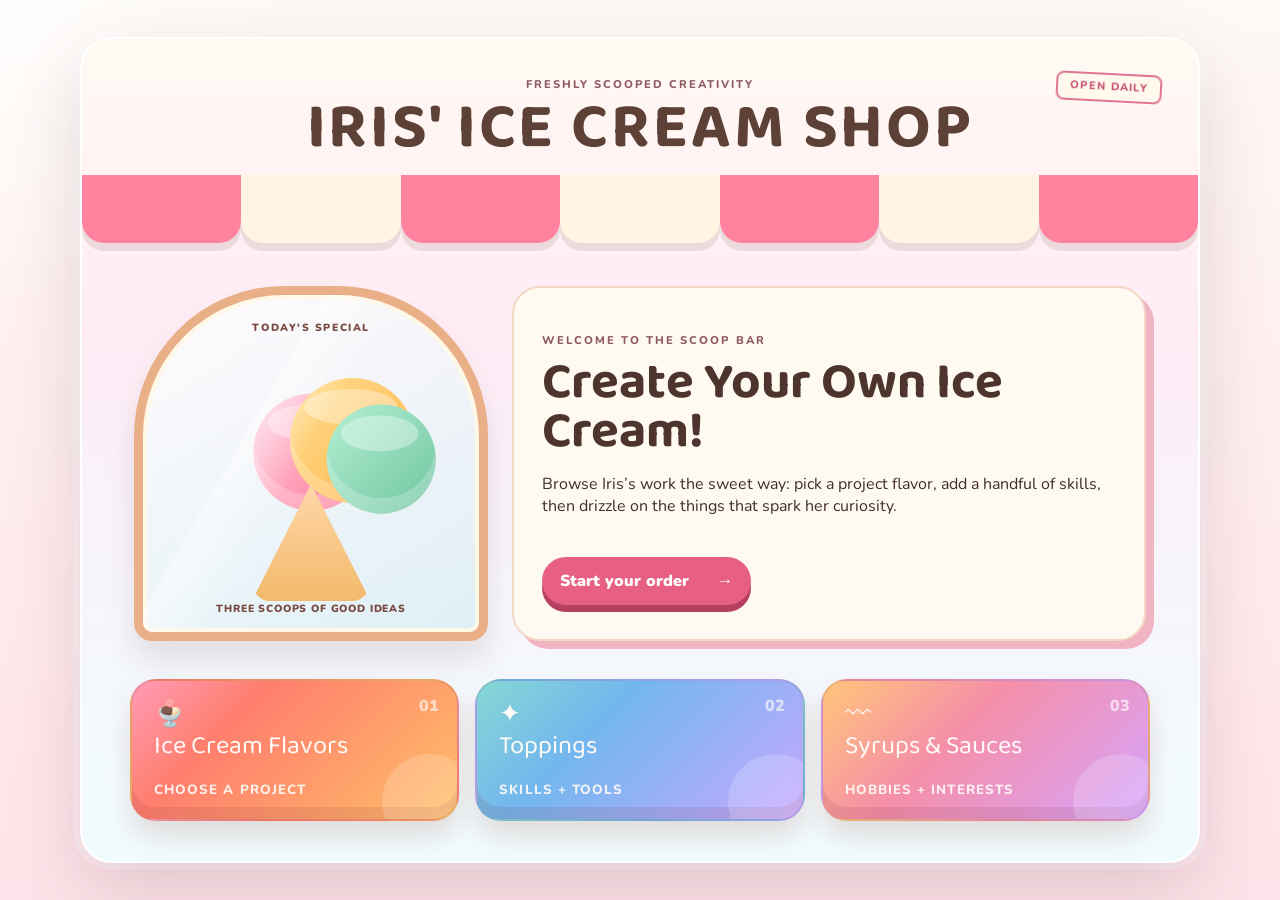
<file: index.html>
<!DOCTYPE html>
<html lang="en">
  <head>
    <meta charset="UTF-8" />
    <meta name="viewport" content="width=device-width, initial-scale=1.0" />
    <title>Iris' Ice Cream Shop</title>
    <link rel="preconnect" href="https://fonts.googleapis.com" />
    <link rel="preconnect" href="https://fonts.gstatic.com" crossorigin />
    <link href="https://fonts.googleapis.com/css2?family=Baloo+2:wght@400;600;700;800&family=Nunito:wght@400;600;700;800&display=swap" rel="stylesheet" />
    <link rel="stylesheet" href="styles.css" />
  </head>
  <body class="home-screen">
    <div class="storefront-shell">
      <header class="store-header">
        <span class="open-sign">OPEN DAILY</span>
        <div class="brand-mark">
          <span class="brand-tag">freshly scooped creativity</span>
          <h1>IRIS' ICE CREAM SHOP</h1>
        </div>
      </header>

      <div class="awning" aria-hidden="true">
        <span></span><span></span><span></span><span></span><span></span><span></span><span></span>
      </div>

      <main class="hero-panel">
        <div class="shop-window">
          <span class="window-label">today's special</span>
          <div class="scoop-illustration" aria-hidden="true">
            <div class="scoop scoop-one"></div><div class="scoop scoop-two"></div><div class="scoop scoop-three"></div>
            <div class="cone"></div>
          </div>
          <span class="window-copy">three scoops of good ideas</span>
        </div>

        <div class="title-panel">
          <p class="eyebrow">welcome to the scoop bar</p>
          <h2>Create Your Own Ice Cream!</h2>
          <p>Browse Iris’s work the sweet way: pick a project flavor, add a handful of skills, then drizzle on the things that spark her curiosity.</p>
          <a class="start-order" href="flavors.html">Start your order <span>→</span></a>
        </div>
      </main>

      <nav class="menu-bar" aria-label="Portfolio sections">
        <a class="menu-button" href="flavors.html">
          <span class="menu-number">01</span><span class="menu-icon">🍨</span><span class="button-label">Ice Cream Flavors</span><small>choose a project</small>
        </a>
        <a class="menu-button" href="toppings.html">
          <span class="menu-number">02</span><span class="menu-icon">✦</span><span class="button-label">Toppings</span><small>skills + tools</small>
        </a>
        <a class="menu-button" href="sauces.html">
          <span class="menu-number">03</span><span class="menu-icon">〰</span><span class="button-label">Syrups & Sauces</span><small>hobbies + interests</small>
        </a>
      </nav>
    </div>
  </body>
</html>
</file>
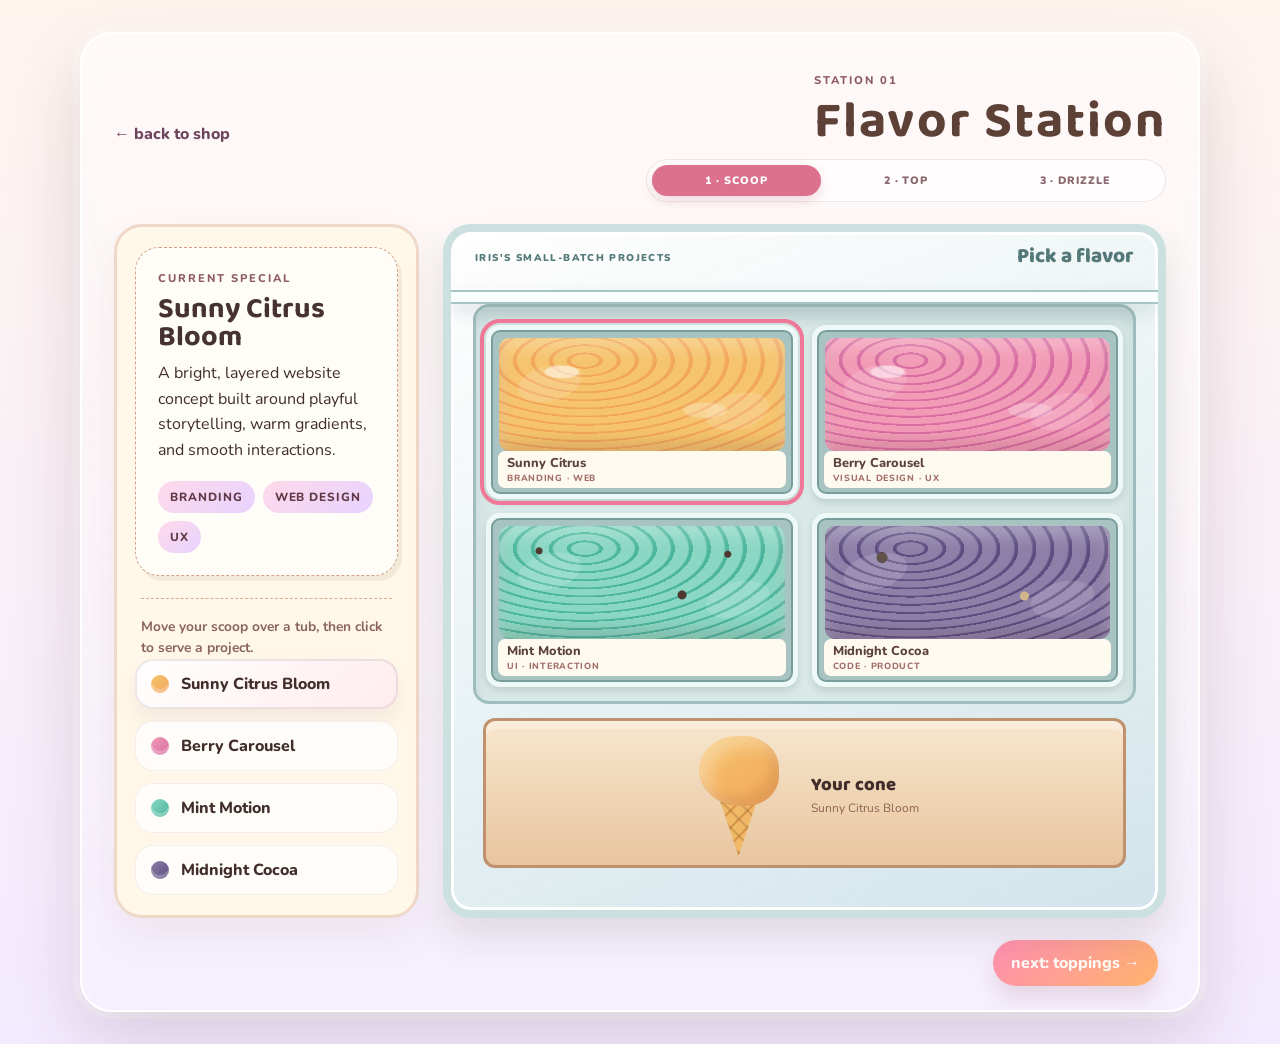
<file: flavors.html>
<!DOCTYPE html>
<html lang="en">
  <head>
    <meta charset="UTF-8" />
    <meta name="viewport" content="width=device-width, initial-scale=1.0" />
    <title>Flavor Station | Iris' Portfolio</title>
    <link rel="preconnect" href="https://fonts.googleapis.com" />
    <link rel="preconnect" href="https://fonts.gstatic.com" crossorigin />
    <link href="https://fonts.googleapis.com/css2?family=Baloo+2:wght@400;600;700;800&family=Nunito:wght@400;600;700;800&display=swap" rel="stylesheet" />
    <link rel="stylesheet" href="styles.css" />
  </head>
  <body class="station-screen flavor-screen">
    <div class="station-shell">
      <header class="station-header">
        <a class="back-link" href="index.html">← back to shop</a>
        <div>
          <p class="eyebrow">station 01</p>
          <h2>Flavor Station</h2>
        </div>
      </header>
      <nav class="order-progress" aria-label="Build your ice cream"><span class="current">1 · scoop</span><span>2 · top</span><span>3 · drizzle</span></nav>

      <main class="station-layout counter-layout">
        <aside class="selector-panel project-sidebar">
          <div class="order-ticket">
            <p class="ticket-label">current special</p>
            <h3 id="selected-project-name">Sunny Citrus Bloom</h3>
            <p id="selected-project-description">A bright, layered website concept built around playful storytelling, warm gradients, and smooth interactions.</p>
            <div class="tag-row"><span>branding</span><span>web design</span><span>ux</span></div>
          </div>
          <p class="counter-hint">Move your scoop over a tub, then click to serve a project.</p>
          <div class="choice-grid legacy-choices" hidden>
            <button class="flavor-button active" data-name="Sunny Citrus Bloom" data-description="A bright, layered website concept built around playful storytelling, warm gradients, and smooth interactions." data-color="#f6c46d" data-accent="#f2a65a">
              <span class="swatch" style="background: linear-gradient(135deg, #f6c46d, #f2a65a);"></span>
              Sunny Citrus Bloom
            </button>
            <button class="flavor-button" data-name="Berry Carousel" data-description="A polished portfolio experience with gallery-style layouts, vivid color decisions, and a strong visual narrative." data-color="#f29bb7" data-accent="#d76da1">
              <span class="swatch" style="background: linear-gradient(135deg, #f29bb7, #d76da1);"></span>
              Berry Carousel
            </button>
            <button class="flavor-button" data-name="Mint Motion" data-description="A crisp UI system focused on usability, clean structure, and delightful micro-interactions that feel effortless." data-color="#8ad7c3" data-accent="#4bb69d">
              <span class="swatch" style="background: linear-gradient(135deg, #8ad7c3, #4bb69d);"></span>
              Mint Motion
            </button>
            <button class="flavor-button" data-name="Midnight Cocoa" data-description="A deeper, more technical build with product thinking, motion design, and thoughtful front-end craftsmanship." data-color="#8c7fa8" data-accent="#5b4d7f">
              <span class="swatch" style="background: linear-gradient(135deg, #8c7fa8, #5b4d7f);"></span>
              Midnight Cocoa
            </button>
          </div>
        </aside>

        <section class="ice-cream-counter" id="flavor-counter" aria-label="Ice cream flavor display">
          <div class="freezer-label"><span>IRIS'S SMALL-BATCH PROJECTS</span><strong>Pick a flavor</strong></div>
          <div class="flavor-case">
            <button class="flavor-button flavor-tub active" data-name="Sunny Citrus Bloom" data-description="A bright, layered website concept built around playful storytelling, warm gradients, and smooth interactions." data-color="#f6c46d" data-accent="#f2a65a" style="--flavor:#f6c46d;--accent:#f2a65a"><span class="ice-cream-surface citrus"></span><span class="tub-card">Sunny Citrus<small>branding · web</small></span></button>
            <button class="flavor-button flavor-tub" data-name="Berry Carousel" data-description="A polished portfolio experience with gallery-style layouts, vivid color decisions, and a strong visual narrative." data-color="#f29bb7" data-accent="#d76da1" style="--flavor:#f29bb7;--accent:#d76da1"><span class="ice-cream-surface berry"></span><span class="tub-card">Berry Carousel<small>visual design · ux</small></span></button>
            <button class="flavor-button flavor-tub" data-name="Mint Motion" data-description="A crisp UI system focused on usability, clean structure, and delightful micro-interactions that feel effortless." data-color="#8ad7c3" data-accent="#4bb69d" style="--flavor:#8ad7c3;--accent:#4bb69d"><span class="ice-cream-surface mint-chip"></span><span class="tub-card">Mint Motion<small>ui · interaction</small></span></button>
            <button class="flavor-button flavor-tub" data-name="Midnight Cocoa" data-description="A deeper, more technical build with product thinking, motion design, and thoughtful front-end craftsmanship." data-color="#8c7fa8" data-accent="#5b4d7f" style="--flavor:#8c7fa8;--accent:#5b4d7f"><span class="ice-cream-surface cocoa"></span><span class="tub-card">Midnight Cocoa<small>code · product</small></span></button>
          </div>
          <div class="serving-rail"><div class="cone-receiver"><div class="served-scoop" id="served-scoop"></div><div class="waffle-cone"></div></div><p><strong>Your cone</strong><span id="served-label">Sunny Citrus Bloom</span></p></div>
          <div class="scoop-cursor" id="scoop-cursor" aria-hidden="true"><span></span></div>
        </section>
      </main>

      <footer class="station-footer">
        <a href="toppings.html">next: toppings →</a>
      </footer>
    </div>

    <script src="script.js"></script>
  </body>
</html>
</file>
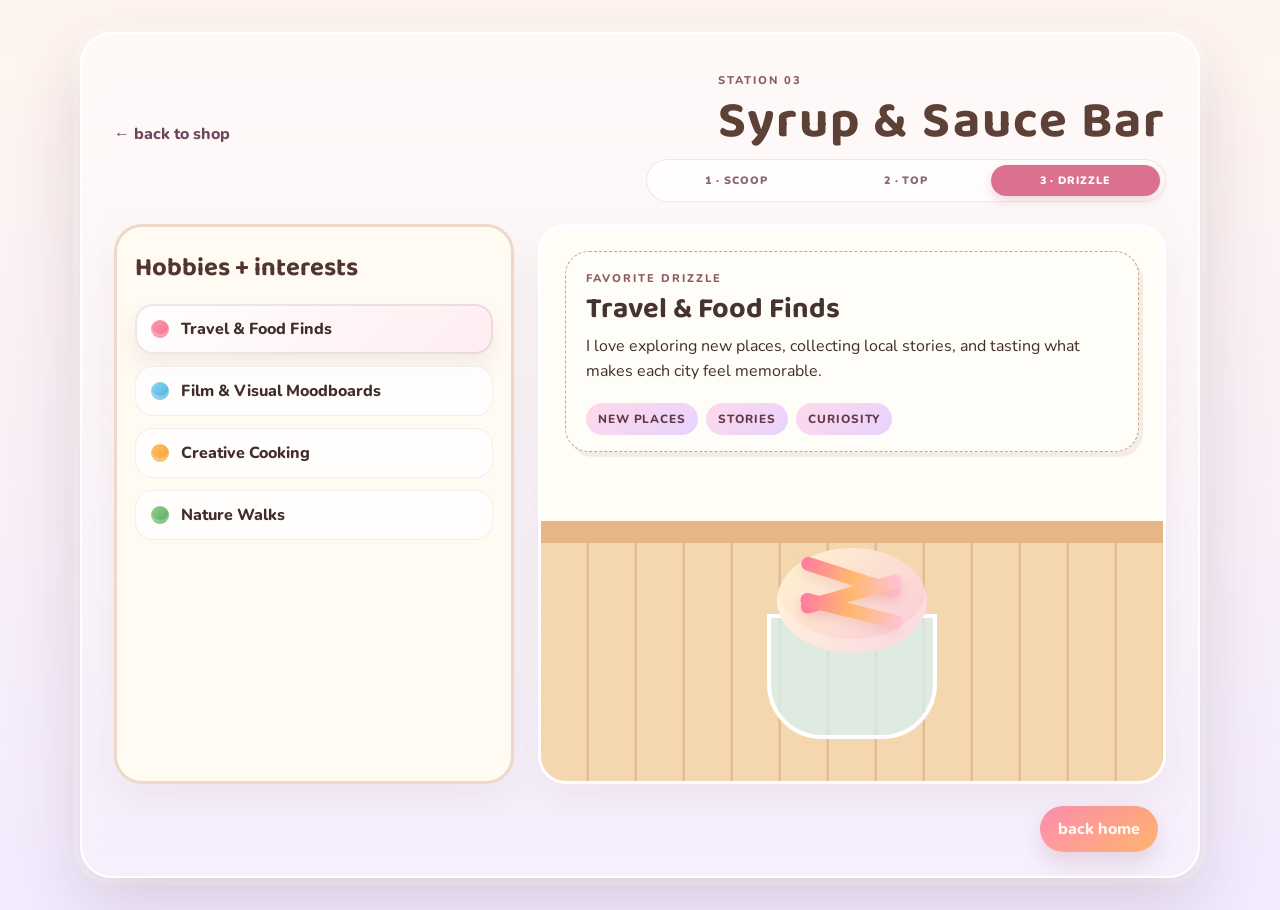
<file: sauces.html>
<!DOCTYPE html>
<html lang="en">
  <head>
    <meta charset="UTF-8" />
    <meta name="viewport" content="width=device-width, initial-scale=1.0" />
    <title>Sauces Station | Iris' Portfolio</title>
    <link rel="preconnect" href="https://fonts.googleapis.com" />
    <link rel="preconnect" href="https://fonts.gstatic.com" crossorigin />
    <link href="https://fonts.googleapis.com/css2?family=Baloo+2:wght@400;600;700;800&family=Nunito:wght@400;600;700;800&display=swap" rel="stylesheet" />
    <link rel="stylesheet" href="styles.css" />
  </head>
  <body class="station-screen sauce-screen">
    <div class="station-shell">
      <header class="station-header">
        <a class="back-link" href="index.html">← back to shop</a>
        <div>
          <p class="eyebrow">station 03</p>
          <h2>Syrup & Sauce Bar</h2>
        </div>
      </header>
      <nav class="order-progress" aria-label="Build your ice cream"><a href="flavors.html">1 · scoop</a><a href="toppings.html">2 · top</a><span class="current">3 · drizzle</span></nav>

      <main class="station-layout">
        <aside class="selector-panel">
          <h3>Hobbies + interests</h3>
          <div class="choice-grid">
            <button class="sauce-button active" data-name="Travel & Food Finds" data-description="I love exploring new places, collecting local stories, and tasting what makes each city feel memorable." data-color="#ff9aad" data-accent="#f26f8a">
              <span class="swatch" style="background: linear-gradient(135deg, #ff9aad, #f26f8a);"></span>
              Travel & Food Finds
            </button>
            <button class="sauce-button" data-name="Film & Visual Moodboards" data-description="I collect inspiration from movies, cinematography, color, and the emotional punch of a strong visual mood." data-color="#8ad7f4" data-accent="#4ab0d8">
              <span class="swatch" style="background: linear-gradient(135deg, #8ad7f4, #4ab0d8);"></span>
              Film & Visual Moodboards
            </button>
            <button class="sauce-button" data-name="Creative Cooking" data-description="I enjoy making recipes, experimenting with flavors, and turning everyday ideas into something comforting." data-color="#ffc36d" data-accent="#f59e2e">
              <span class="swatch" style="background: linear-gradient(135deg, #ffc36d, #f59e2e);"></span>
              Creative Cooking
            </button>
            <button class="sauce-button" data-name="Nature Walks" data-description="I recharge with slow walks, fresh air, and noticing the textures, colors, and rhythm of the world around me." data-color="#96d08d" data-accent="#5aa75d">
              <span class="swatch" style="background: linear-gradient(135deg, #96d08d, #5aa75d);"></span>
              Nature Walks
            </button>
          </div>
        </aside>

        <section class="service-stage">
          <div class="order-ticket">
            <p class="ticket-label">favorite drizzle</p>
            <h3 id="selected-project-name">Travel & Food Finds</h3>
            <p id="selected-project-description">
              I love exploring new places, collecting local stories, and tasting what makes each city feel memorable.
            </p>
            <div class="tag-row">
              <span>new places</span>
              <span>stories</span>
              <span>curiosity</span>
            </div>
          </div>

          <div class="sauce-stage"><div class="sundae-cup" aria-hidden="true"><div class="sundae-cream"></div></div>
            <div class="drizzle-glass" id="scoop-display" aria-label="Selected interest">
              <span class="drizzle-stripe stripe-one"></span>
              <span class="drizzle-stripe stripe-two"></span>
              <span class="drizzle-stripe stripe-three"></span>
            </div>
          </div>
        </section>
      </main>

      <footer class="station-footer">
        <a href="index.html">back home</a>
      </footer>
    </div>

    <script src="script.js"></script>
  </body>
</html>
</file>
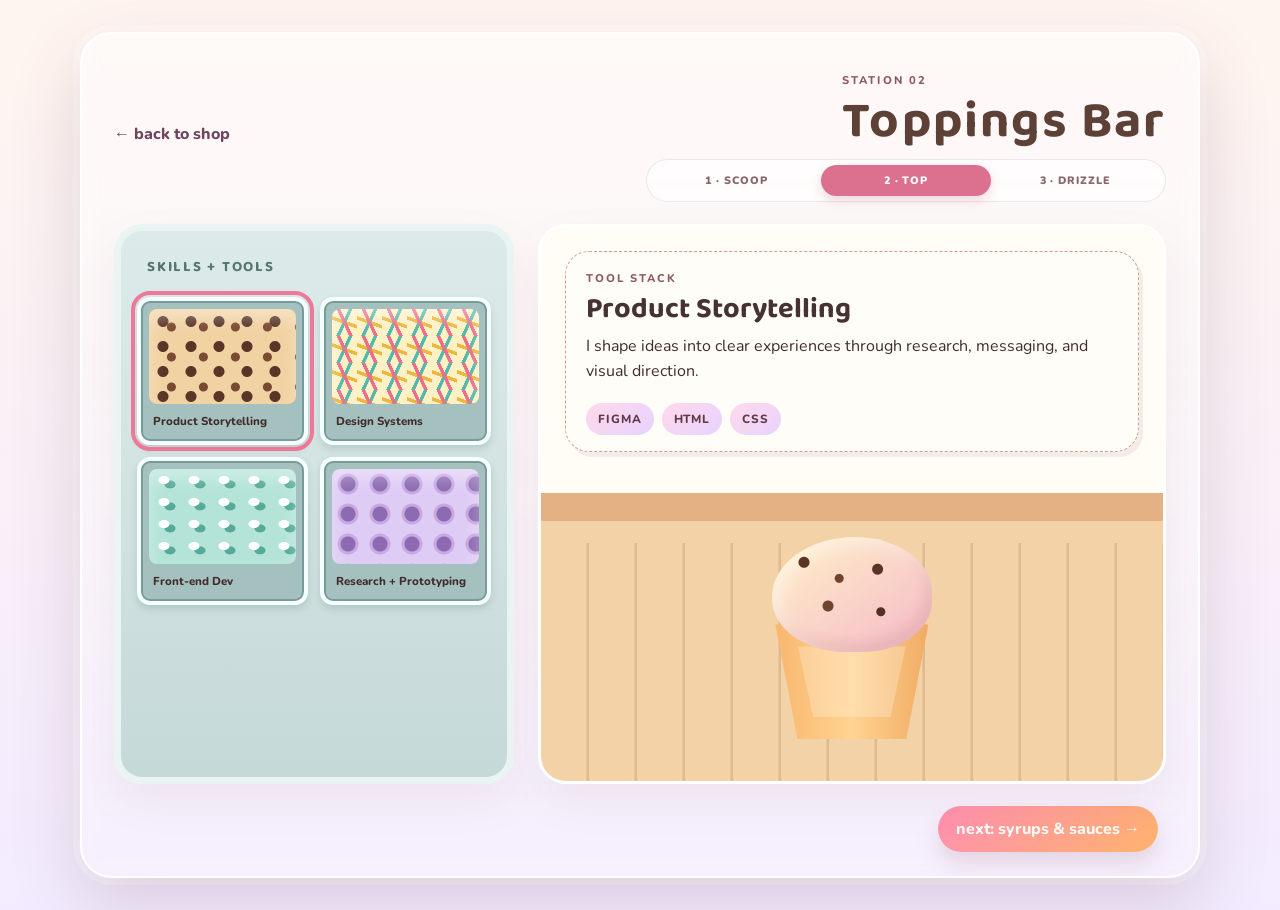
<file: toppings.html>
<!DOCTYPE html>
<html lang="en">
  <head>
    <meta charset="UTF-8" />
    <meta name="viewport" content="width=device-width, initial-scale=1.0" />
    <title>Toppings Station | Iris' Portfolio</title>
    <link rel="preconnect" href="https://fonts.googleapis.com" />
    <link rel="preconnect" href="https://fonts.gstatic.com" crossorigin />
    <link href="https://fonts.googleapis.com/css2?family=Baloo+2:wght@400;600;700;800&family=Nunito:wght@400;600;700;800&display=swap" rel="stylesheet" />
    <link rel="stylesheet" href="styles.css" />
  </head>
  <body class="station-screen topping-screen">
    <div class="station-shell">
      <header class="station-header">
        <a class="back-link" href="index.html">← back to shop</a>
        <div>
          <p class="eyebrow">station 02</p>
          <h2>Toppings Bar</h2>
        </div>
      </header>
      <nav class="order-progress" aria-label="Build your ice cream"><a href="flavors.html">1 · scoop</a><span class="current">2 · top</span><span>3 · drizzle</span></nav>

      <main class="station-layout">
        <aside class="selector-panel">
          <h3>Skills + tools</h3>
          <div class="choice-grid">
            <button class="topping-button active" data-name="Product Storytelling" data-description="I shape ideas into clear experiences through research, messaging, and visual direction." data-color="#ff9f6b" data-accent="#ff7f50">
              <span class="swatch" style="background: linear-gradient(135deg, #ff9f6b, #ff7f50);"></span>
              Product Storytelling
            </button>
            <button class="topping-button" data-name="Design Systems" data-description="I build reusable interfaces with strong hierarchy, clarity, and polished detail across products and pages." data-color="#ffe28a" data-accent="#f7c948">
              <span class="swatch" style="background: linear-gradient(135deg, #ffe28a, #f7c948);"></span>
              Design Systems
            </button>
            <button class="topping-button" data-name="Front-end Development" data-description="I turn layouts into responsive, interactive experiences using thoughtful code and careful structure." data-color="#9ae6d9" data-accent="#4cc7b3">
              <span class="swatch" style="background: linear-gradient(135deg, #9ae6d9, #4cc7b3);"></span>
              Front-end Dev
            </button>
            <button class="topping-button" data-name="Research + Prototyping" data-description="I test ideas quickly, iterate on feedback, and refine concepts until the experience feels natural." data-color="#cbb8ff" data-accent="#8d72d9">
              <span class="swatch" style="background: linear-gradient(135deg, #cbb8ff, #8d72d9);"></span>
              Research + Prototyping
            </button>
          </div>
        </aside>

        <section class="service-stage">
          <div class="order-ticket">
            <p class="ticket-label">tool stack</p>
            <h3 id="selected-project-name">Product Storytelling</h3>
            <p id="selected-project-description">
              I shape ideas into clear experiences through research, messaging, and visual direction.
            </p>
            <div class="tag-row">
              <span>Figma</span>
              <span>HTML</span>
              <span>CSS</span>
            </div>
          </div>

          <div class="topping-stage"><div class="base-cup" aria-hidden="true"><span></span></div>
            <div class="selected-sprinkle" id="scoop-display" aria-label="Selected skill">
              <span class="mini-dots"></span>
            </div>
          </div>
        </section>
      </main>

      <footer class="station-footer">
        <a href="sauces.html">next: syrups & sauces →</a>
      </footer>
    </div>

    <script src="script.js"></script>
  </body>
</html>
</file>
<file: styles.css>
:root {
  --cream: #fffaf0;
  --mint: #dff7ef;
  --pink: #ffd8e8;
  --peach: #ffdfc2;
  --rose: #ff7eb6;
  --coral: #ff8d73;
  --gold: #ffd166;
  --mint-dark: #67c5b0;
  --berry: #b26ab7;
  --coffee: #7b4d3a;
  --choco: #5b392f;
  --brown: #8d6448;
  --panel: rgba(255, 255, 255, 0.75);
  --shadow: rgba(104, 54, 68, 0.18);
  --text: #412d2a;
}

* {
  box-sizing: border-box;
}

html, body {
  margin: 0;
  min-height: 100%;
  font-family: "Nunito", sans-serif;
  background: linear-gradient(180deg, #fff7f2 0%, #ffe8ef 35%, #dff5ff 100%);
  color: var(--text);
}

body {
  min-height: 100vh;
  display: flex;
  align-items: center;
  justify-content: center;
  padding: 32px 18px;
}

img {
  max-width: 100%;
  display: block;
}

button, a {
  font: inherit;
}

.home-screen {
  background:
    radial-gradient(circle at top left, rgba(255, 255, 255, 0.8), transparent 20%),
    linear-gradient(180deg, #fef9f4 0%, #ffe2e9 100%);
}

.storefront-shell,
.station-shell {
  width: min(1120px, 100%);
  min-height: 760px;
  background: rgba(255, 255, 255, 0.42);
  border: 4px solid rgba(255, 255, 255, 0.8);
  border-radius: 32px;
  box-shadow: 0 24px 60px rgba(119, 83, 92, 0.16);
  backdrop-filter: blur(8px);
  overflow: hidden;
}

.storefront-shell {
  position: relative;
  padding: 26px 26px 18px;
  background:
    linear-gradient(180deg, rgba(255,255,255,0.1), rgba(255,255,255,0.5)),
    linear-gradient(180deg, #fffaf1 0%, #ffe6f2 36%, #e3f9ff 100%);
}

.store-header {
  display: flex;
  justify-content: center;
  text-align: center;
  padding: 12px 0 18px;
}

.brand-mark {
  display: flex;
  flex-direction: column;
  align-items: center;
  gap: 8px;
}

.brand-tag,
.eyebrow,
.ticket-label {
  text-transform: uppercase;
  letter-spacing: 0.18em;
  font-size: 0.7rem;
  font-weight: 800;
  color: #8d5a63;
}

.store-header h1,
.station-header h2 {
  margin: 0;
  font-family: "Baloo 2", cursive;
  font-size: clamp(2.4rem, 5vw, 4.8rem);
  line-height: 0.9;
  letter-spacing: 0.04em;
  color: #5d4137;
}

.banister {
  display: grid;
  grid-template-columns: repeat(6, minmax(0, 1fr));
  gap: 12px;
  padding: 14px 24px 8px;
  margin-top: 4px;
}

.banister span {
  height: 32px;
  border-radius: 999px;
  background: linear-gradient(180deg, #fff7eb 0%, #f5d1c0 100%);
  border: 3px solid rgba(122, 79, 70, 0.14);
  box-shadow: inset 0 -8px 0 rgba(255,255,255,0.35);
}

.hero-panel {
  display: grid;
  grid-template-columns: minmax(220px, 35%) minmax(280px, 65%);
  align-items: center;
  gap: 24px;
  padding: 26px 26px 12px;
  min-height: 420px;
}

.scoop-illustration {
  position: relative;
  height: 320px;
  display: flex;
  align-items: end;
  justify-content: center;
}

.scoop {
  position: absolute;
  width: 150px;
  height: 150px;
  border-radius: 50%;
  box-shadow: inset 0 -20px 0 rgba(255,255,255,0.22);
}

.scoop::before {
  content: "";
  position: absolute;
  inset: 14px 22px auto 18px;
  height: 46px;
  border-radius: 50%;
  background: rgba(255,255,255,0.35);
}

.scoop-one {
  bottom: 116px;
  left: 28%;
  background: linear-gradient(135deg, #ffc5d9, #ff7f9d);
}

.scoop-two {
  bottom: 126px;
  left: 42%;
  width: 160px;
  height: 160px;
  background: linear-gradient(135deg, #ffde8f, #ffb347);
}

.scoop-three {
  bottom: 112px;
  left: 56%;
  width: 140px;
  height: 140px;
  background: linear-gradient(135deg, #b3f0d3, #70c4a0);
}

.cone {
  position: absolute;
  bottom: 0;
  left: 50%;
  transform: translateX(-50%);
  width: 152px;
  height: 150px;
  background: linear-gradient(180deg, #ffd7a8, #f2b96a);
  clip-path: polygon(50% 0%, 100% 100%, 0% 100%);
  border-radius: 10px 10px 24px 24px;
}

.title-panel {
  background: rgba(255, 255, 255, 0.38);
  border: 3px solid rgba(255, 255, 255, 0.75);
  border-radius: 28px;
  padding: 34px 28px;
  box-shadow: 0 20px 40px rgba(160, 120, 86, 0.12);
}

.title-panel h2 {
  margin: 8px 0 16px;
  font-family: "Baloo 2", cursive;
  font-size: clamp(2.4rem, 4vw, 4rem);
  line-height: 0.95;
  color: #4d352d;
}

.title-panel p:last-child {
  margin: 0;
  font-size: 1.08rem;
  line-height: 1.6;
  max-width: 62ch;
}

.menu-bar {
  display: grid;
  grid-template-columns: repeat(3, minmax(0, 1fr));
  gap: 16px;
  padding: 16px 22px 22px;
}

.menu-button {
  display: flex;
  flex-direction: column;
  align-items: center;
  justify-content: center;
  gap: 6px;
  min-height: 132px;
  border: none;
  border-radius: 26px;
  text-decoration: none;
  color: #fffaf7;
  background: linear-gradient(135deg, #ff9bb7 0%, #ff7e6d 30%, #ffbf69 100%);
  box-shadow: inset 0 -12px 0 rgba(124, 42, 61, 0.12), 0 16px 26px rgba(162, 98, 87, 0.2);
  transition: transform 0.2s ease, box-shadow 0.2s ease;
}

.menu-button:nth-child(2) {
  background: linear-gradient(135deg, #86d7d4 0%, #72b7ee 35%, #c7a8ff 100%);
}

.menu-button:nth-child(3) {
  background: linear-gradient(135deg, #ffc579 0%, #f58fa8 40%, #d6a4ff 100%);
}

.menu-button:hover,
.menu-button:focus-visible {
  transform: translateY(-3px) scale(1.01);
  box-shadow: inset 0 -10px 0 rgba(124, 42, 61, 0.12), 0 22px 30px rgba(162, 98, 87, 0.2);
}

.button-label {
  font-family: "Baloo 2", cursive;
  font-size: clamp(1.5rem, 2vw, 2.2rem);
  line-height: 1;
}

.menu-button small {
  font-weight: 800;
  letter-spacing: 0.08em;
  text-transform: uppercase;
  opacity: 0.9;
}

.station-screen {
  background: linear-gradient(180deg, #fff5ef 0%, #f3ebff 100%);
}

.station-shell {
  padding: 28px 32px 24px;
  min-height: 780px;
  background: linear-gradient(180deg, rgba(255,255,255,0.5), rgba(255,255,255,0.2));
}

.station-header {
  display: flex;
  align-items: end;
  justify-content: space-between;
  gap: 16px;
  margin-bottom: 24px;
}

.back-link {
  text-decoration: none;
  color: #6d465e;
  font-weight: 800;
}

.station-header h2 {
  margin: 6px 0 0;
  font-family: "Baloo 2", cursive;
  font-size: clamp(2.2rem, 4vw, 3.2rem);
  line-height: 0.9;
}

.station-layout {
  display: grid;
  grid-template-columns: minmax(290px, 38%) minmax(300px, 62%);
  gap: 24px;
  min-height: 560px;
}

.selector-panel,
.service-stage {
  background: rgba(255, 255, 255, 0.46);
  border: 3px solid rgba(255,255,255,0.72);
  border-radius: 28px;
  box-shadow: 0 18px 40px rgba(122, 80, 81, 0.08);
}

.selector-panel {
  padding: 20px 18px;
}

.selector-panel h3 {
  margin: 0 0 16px;
  color: #523431;
  font-size: 1.6rem;
  font-family: "Baloo 2", cursive;
}

.choice-grid {
  display: grid;
  gap: 12px;
}

.flavor-button,
.topping-button,
.sauce-button {
  display: flex;
  align-items: center;
  gap: 12px;
  width: 100%;
  padding: 14px 16px;
  border: none;
  border-radius: 18px;
  background: rgba(255, 255, 255, 0.8);
  color: var(--text);
  text-align: left;
  font-size: 1rem;
  font-weight: 800;
  box-shadow: inset 0 0 0 1px rgba(120, 68, 73, 0.08);
  cursor: pointer;
  transition: transform 0.2s ease, box-shadow 0.2s ease, background 0.2s ease;
}

.flavor-button:hover,
.topping-button:hover,
.sauce-button:hover,
.flavor-button:focus-visible,
.topping-button:focus-visible,
.sauce-button:focus-visible {
  transform: translateX(2px);
  box-shadow: inset 0 0 0 2px rgba(111, 78, 74, 0.1), 0 12px 24px rgba(124, 75, 88, 0.07);
}

.flavor-button.active,
.topping-button.active,
.sauce-button.active {
  background: linear-gradient(135deg, rgba(255,255,255,0.94), rgba(255,233,240,0.78));
  box-shadow: inset 0 0 0 2px rgba(110, 76, 76, 0.12), 0 12px 22px rgba(136, 78, 90, 0.09);
}

.swatch {
  display: inline-block;
  width: 18px;
  height: 18px;
  border-radius: 50%;
  box-shadow: inset 0 -4px 0 rgba(255,255,255,0.25);
  flex-shrink: 0;
}

.service-stage {
  display: flex;
  flex-direction: column;
  justify-content: space-between;
  padding: 24px;
}

.order-ticket {
  background: rgba(255, 255, 255, 0.7);
  border-radius: 24px;
  border: 3px solid rgba(255,255,255,0.8);
  padding: 18px 20px 16px;
  box-shadow: inset 0 0 0 1px rgba(111, 78, 74, 0.06);
}

.order-ticket h3 {
  margin: 8px 0 10px;
  color: #453231;
  font-size: clamp(1.8rem, 2.2vw, 2.8rem);
  font-family: "Baloo 2", cursive;
  line-height: 0.95;
}

.order-ticket p {
  margin: 0;
  line-height: 1.6;
}

.tag-row {
  display: flex;
  flex-wrap: wrap;
  gap: 8px;
  margin-top: 18px;
}

.tag-row span {
  padding: 8px 12px;
  border-radius: 999px;
  background: linear-gradient(135deg, #ffd9ea, #e7d3ff);
  font-size: 0.74rem;
  font-weight: 800;
  letter-spacing: 0.08em;
  text-transform: uppercase;
  color: #623a47;
}

.scoop-stage,
.topping-stage,
.sauce-stage {
  display: flex;
  align-items: center;
  justify-content: center;
  padding-top: 18px;
}

.display-scoop {
  position: relative;
  width: 230px;
  height: 240px;
  display: flex;
  align-items: end;
  justify-content: center;
}

.scoop-large {
  position: absolute;
  bottom: 84px;
  width: 180px;
  height: 180px;
  border-radius: 50%;
  background: linear-gradient(135deg, #ffd7ad, #f8a762);
  box-shadow: inset 0 -24px 0 rgba(255,255,255,0.18), 0 18px 22px rgba(149, 92, 44, 0.15);
}

.scoop-large::before {
  content: "";
  position: absolute;
  inset: 18px 26px auto 18px;
  height: 56px;
  border-radius: 50%;
  background: rgba(255,255,255,0.35);
}

.cone-small {
  position: absolute;
  bottom: 0;
  width: 150px;
  height: 130px;
  background: linear-gradient(180deg, #ffe4b4, #f4ba69);
  clip-path: polygon(50% 0%, 100% 100%, 0% 100%);
  border-radius: 10px 10px 22px 22px;
}

.selected-sprinkle {
  position: relative;
  width: 200px;
  height: 200px;
  border-radius: 24px;
  background: linear-gradient(135deg, #fff8d7, #fbd2d6);
  box-shadow: inset 0 0 0 3px rgba(255,255,255,0.6), 0 20px 28px rgba(123, 90, 77, 0.12);
  overflow: hidden;
}

.mini-dots {
  position: absolute;
  inset: 0;
  background-image:
    radial-gradient(circle at 20% 22%, rgba(255,255,255,0.9) 0 12%, transparent 13%),
    radial-gradient(circle at 42% 36%, rgba(255,255,255,0.9) 0 10%, transparent 11%),
    radial-gradient(circle at 66% 28%, rgba(255,255,255,0.9) 0 10%, transparent 11%),
    radial-gradient(circle at 35% 60%, rgba(255,255,255,0.9) 0 12%, transparent 13%),
    radial-gradient(circle at 60% 70%, rgba(255,255,255,0.9) 0 10%, transparent 11%),
    radial-gradient(circle at 72% 58%, rgba(255,255,255,0.9) 0 10%, transparent 11%);
}

.drizzle-glass {
  position: relative;
  width: 220px;
  height: 220px;
  border-radius: 28px;
  background: linear-gradient(135deg, rgba(255,255,255,0.76), rgba(230, 229, 255, 0.66));
  border: 3px solid rgba(255,255,255,0.8);
  box-shadow: inset 0 0 0 2px rgba(144, 113, 159, 0.08), 0 20px 30px rgba(122, 79, 113, 0.12);
  overflow: hidden;
}

.drizzle-stripe {
  position: absolute;
  left: 16%;
  width: 68%;
  height: 14px;
  border-radius: 10px;
  background: linear-gradient(90deg, #ff7aa4, #ffb86d, #ffc3d8);
  box-shadow: 0 6px 10px rgba(209, 111, 120, 0.14);
}

.stripe-one { top: 32%; transform: rotate(18deg); }
.stripe-two { top: 48%; transform: rotate(-16deg); }
.stripe-three { top: 64%; transform: rotate(14deg); }

.station-footer {
  display: flex;
  justify-content: flex-end;
  margin-top: 22px;
  padding-right: 8px;
}

.station-footer a {
  display: inline-flex;
  align-items: center;
  justify-content: center;
  padding: 12px 18px;
  border-radius: 999px;
  text-decoration: none;
  color: #fffaf6;
  font-weight: 800;
  background: linear-gradient(135deg, #ff8fb2, #ffb36d);
  box-shadow: 0 12px 22px rgba(147, 89, 99, 0.18);
}

@media (max-width: 860px) {
  .hero-panel,
  .station-layout {
    grid-template-columns: 1fr;
  }

  .menu-bar {
    grid-template-columns: 1fr;
  }

  .storefront-shell,
  .station-shell {
    min-height: unset;
  }

  .station-header {
    flex-direction: column;
    align-items: flex-start;
  }
}

/* Shopfront polish */
body::before { content:""; position:fixed; inset:0; pointer-events:none; opacity:.2; background-image:radial-gradient(#a96162 0.7px,transparent 0.7px); background-size:18px 18px; mask-image:linear-gradient(#000,transparent 70%); }
.storefront-shell,.station-shell { border:2px solid #fff; box-shadow:0 26px 70px rgba(91,54,64,.18),0 0 0 7px rgba(255,255,255,.35); }
.store-header { position:relative; }
.open-sign { position:absolute; right:10px; top:8px; padding:7px 12px; border:2px solid #df7593; border-radius:8px; color:#c85274; font:800 .68rem/1 "Nunito"; letter-spacing:.12em; transform:rotate(3deg); background:#fff8ec; }
.awning { height:68px; margin:0 -26px; display:flex; overflow:hidden; filter:drop-shadow(0 8px 0 rgba(108,68,59,.13)); }
.awning span { flex:1; background:#ff829e; border-radius:0 0 22px 22px; }
.awning span:nth-child(even) { background:#fff5e2; }
.hero-panel { padding-top:32px; }
.shop-window { position:relative; height:355px; display:flex; justify-content:center; align-items:center; border:9px solid #e9af86; border-radius:150px 150px 18px 18px; background:linear-gradient(150deg,rgba(255,255,255,.85),rgba(191,231,239,.42)); box-shadow:inset 0 0 0 4px #fff8e7,0 18px 28px rgba(101,60,49,.12); overflow:hidden; }
.shop-window::after { content:""; position:absolute; inset:0; background:linear-gradient(120deg,transparent 34%,rgba(255,255,255,.5) 35%,transparent 48%); pointer-events:none; }
.window-label,.window-copy { position:absolute; z-index:5; font-weight:900; color:#7a4b42; text-transform:uppercase; letter-spacing:.15em; font-size:.65rem; }
.window-label { top:25px; }.window-copy{bottom:16px;letter-spacing:.08em;}
.shop-window .scoop-illustration { width:100%; height:310px; transform:scale(.78) translateY(22px); }
.title-panel { background:#fffaf1;border:2px solid #f3d7c4;box-shadow:8px 8px 0 #f1b4c3; }
.start-order { display:inline-flex; gap:28px; align-items:center; margin-top:24px; padding:13px 18px; border-radius:999px; color:#fff; text-decoration:none; font-weight:900; background:#e76083; box-shadow:0 7px 0 #b64061; transition:.2s; }
.start-order:hover { transform:translateY(-2px);box-shadow:0 9px 0 #b64061; }
.menu-button { position:relative;align-items:flex-start;padding:20px 22px;min-height:142px;overflow:hidden;border:2px solid rgba(93,58,51,.12); }
.menu-button::after { content:"";position:absolute;width:95px;height:95px;border-radius:50%;right:-20px;bottom:-30px;background:rgba(255,255,255,.18); }
.menu-number { position:absolute;right:18px;top:14px;font-weight:900;opacity:.65; }
.menu-icon { font-size:1.6rem;line-height:1; }
.menu-button small { margin-top:auto; }

/* Station workflow */
.station-shell { position:relative; }
.station-header { margin-bottom:14px; }
.order-progress { width:min(520px,100%); margin:0 0 22px auto; display:grid;grid-template-columns:repeat(3,1fr);padding:5px;border-radius:999px;background:rgba(255,255,255,.62);border:1px solid rgba(111,78,74,.12); }
.order-progress span,.order-progress a { padding:8px 10px;text-align:center;border-radius:999px;color:#8b6870;text-decoration:none;text-transform:uppercase;font-size:.67rem;font-weight:900;letter-spacing:.09em; }
.order-progress .current { color:#fff;background:#db718e;box-shadow:0 5px 12px rgba(183,74,108,.2); }
.selector-panel { background:#fffaf2; border-color:#efd8c7; }
.service-stage { position:relative; overflow:hidden; background:linear-gradient(180deg,#fffdf6 0 53%,#e6b688 53% 57%,#f4d7ae 57%);border-color:#fff; }
.service-stage::after { content:"";position:absolute;left:0;right:0;bottom:0;height:43%;opacity:.25;background:repeating-linear-gradient(90deg,transparent 0 45px,#a96a45 46px 48px);pointer-events:none; }
.order-ticket { position:relative;z-index:2;background:#fffdf7;border:1px dashed #d59e85;box-shadow:4px 5px 0 rgba(121,76,56,.09); }
.scoop-stage,.topping-stage,.sauce-stage { position:relative;z-index:2;min-height:260px; }
.scoop-large { transition:background .35s ease,transform .25s ease;animation:scoopIn .5s ease both; }
.scoop-shine { position:absolute;width:14px;height:14px;border-radius:50%;left:35px;top:52px;background:rgba(255,255,255,.65);box-shadow:28px -18px 0 -3px rgba(255,255,255,.4); }
.selected-sprinkle,.drizzle-glass { transition:background .35s ease; }
.base-cup,.sundae-cup { position:absolute;bottom:18px;width:170px;height:115px;background:linear-gradient(90deg,#f7b46b,#ffd391,#efa75f);clip-path:polygon(5% 0,95% 0,82% 100%,18% 100%); }
.base-cup span { position:absolute;inset:22px 25px;background:rgba(255,255,255,.24);clip-path:polygon(5% 0,95% 0,82% 100%,18% 100%); }
.topping-stage .selected-sprinkle { z-index:2;width:155px;height:120px;border-radius:50% 50% 42% 42%;transform:translateY(-46px); }
.sundae-cup { height:125px;border-radius:0 0 55px 55px;clip-path:none;background:rgba(215,242,245,.72);border:4px solid #fff; }
.sundae-cream { position:absolute;width:150px;height:105px;border-radius:50%;left:6px;top:-70px;background:linear-gradient(135deg,#fff5cf,#f9c9d8);box-shadow:inset 0 -14px rgba(255,255,255,.25); }
.sauce-stage .drizzle-glass { z-index:2;width:155px;height:105px;transform:translateY(-47px);background:transparent;border:0;box-shadow:none; }
@keyframes scoopIn { from{transform:translateY(-18px) scale(.92);opacity:0} to{transform:none;opacity:1} }
@media (prefers-reduced-motion:reduce){*{scroll-behavior:auto!important;animation:none!important;transition:none!important}}
@media (max-width:860px){body{align-items:flex-start;padding:14px 10px}.open-sign{display:none}.awning{height:48px}.hero-panel{padding:24px 5px 10px}.shop-window{height:310px;max-width:390px;width:100%;margin:auto}.title-panel{padding:28px 22px}.order-progress{margin-bottom:18px}.station-shell{padding:22px 16px}.station-layout{min-height:auto}.service-stage{min-height:560px}.menu-bar{padding-inline:4px}.menu-button{min-height:118px}}
@media (max-width:480px){.storefront-shell{padding:18px 16px}.awning{margin-inline:-16px}.store-header h1{font-size:2.2rem}.shop-window{height:270px}.shop-window .scoop-illustration{transform:scale(.65) translateY(35px)}.order-progress span,.order-progress a{font-size:.56rem;padding:7px 3px}.station-header h2{font-size:2rem}}

/* Behind-the-counter flavor case */
.counter-layout{grid-template-columns:minmax(230px,29%) minmax(520px,71%)}
.project-sidebar{display:flex;flex-direction:column;justify-content:center;background:#fff8e9}
.project-sidebar .order-ticket{padding:22px}
.counter-hint{margin:22px 6px 0;padding-top:18px;border-top:1px dashed #d7ad96;color:#8a655b;font-size:.86rem;line-height:1.5;font-weight:700}
.ice-cream-counter{position:relative;min-height:590px;padding:72px 22px 18px;border:8px solid #cbe0df;border-radius:28px;background:linear-gradient(155deg,rgba(255,255,255,.88),rgba(195,224,226,.72));box-shadow:inset 0 0 0 3px #fff,0 20px 35px rgba(83,82,68,.14);overflow:hidden;cursor:none}
.ice-cream-counter::before{content:"";position:absolute;inset:58px 0 auto;height:10px;background:#f9ffff;border-block:2px solid #a7c5c7;box-shadow:0 8px 18px rgba(63,92,93,.16)}
.freezer-label{position:absolute;top:15px;left:24px;right:24px;display:flex;align-items:center;justify-content:space-between;color:#557979}
.freezer-label span{font-size:.62rem;font-weight:900;letter-spacing:.14em}.freezer-label strong{font:800 1.3rem/1 "Baloo 2"}
.flavor-case{display:grid;grid-template-columns:repeat(2,1fr);gap:14px;padding:18px 10px 14px;background:#d9e9e8;border:3px solid #9fbdbc;border-radius:16px;box-shadow:inset 0 12px 16px rgba(60,91,92,.12)}
.flavor-tub{position:relative!important;display:block!important;height:174px;padding:7px!important;border:5px solid #eef8f6!important;border-radius:14px!important;background:#a8c4c2!important;overflow:hidden;box-shadow:inset 0 0 0 2px #789d9b,0 4px 7px rgba(45,72,70,.15)!important;cursor:none!important}
.flavor-tub:hover,.flavor-tub:focus-visible{transform:translateY(-2px)!important}.flavor-tub.active{outline:4px solid #ef7899;outline-offset:2px}
.ice-cream-surface{position:absolute;inset:8px 8px 43px;border-radius:10px;background:radial-gradient(ellipse at 22% 30%,rgba(255,255,255,.5) 0 5%,transparent 6%),radial-gradient(ellipse at 72% 64%,rgba(255,255,255,.25) 0 7%,transparent 8%),repeating-radial-gradient(ellipse at 30% 20%,var(--flavor) 0 13px,var(--accent) 15px 18px);box-shadow:inset 0 10px 18px rgba(255,255,255,.28),inset 0 -10px 14px rgba(94,52,49,.16)}
.ice-cream-surface::before,.ice-cream-surface::after{content:"";position:absolute;width:65px;height:35px;border-radius:50%;background:rgba(255,255,255,.14);transform:rotate(-14deg)}.ice-cream-surface::before{left:18px;top:28px}.ice-cream-surface::after{right:15px;bottom:22px}
.mint-chip{background:radial-gradient(circle at 14% 22%,#4f382f 0 3px,transparent 4px),radial-gradient(circle at 64% 61%,#4f382f 0 4px,transparent 5px),radial-gradient(circle at 80% 25%,#4f382f 0 3px,transparent 4px),repeating-radial-gradient(ellipse at 30% 20%,var(--flavor) 0 13px,var(--accent) 15px 18px)}
.cocoa{background:radial-gradient(circle at 20% 28%,#47352f 0 5px,transparent 6px),radial-gradient(circle at 70% 62%,#d4b58a 0 4px,transparent 5px),repeating-radial-gradient(ellipse at 30% 20%,var(--flavor) 0 13px,var(--accent) 15px 18px)}
.tub-card{position:absolute;left:7px;right:7px;bottom:6px;padding:6px 9px;border-radius:7px;background:#fffaf0;color:#5b413a;text-align:left;font:800 .8rem/1 "Nunito"}.tub-card small{display:block;margin-top:4px;color:#a26f68;font-size:.56rem;text-transform:uppercase;letter-spacing:.08em}
.serving-rail{height:150px;margin:14px 10px 0;display:flex;align-items:center;justify-content:center;gap:28px;border-radius:12px;background:linear-gradient(#f7e6ce,#e8c59e);border:3px solid #bf916f;box-shadow:inset 0 8px rgba(255,255,255,.28)}
.serving-rail p{display:flex;flex-direction:column}.serving-rail p strong{font:800 1.15rem "Baloo 2"}.serving-rail p span{font-size:.75rem;color:#8d6253}
.cone-receiver{position:relative;width:92px;height:125px}.waffle-cone{position:absolute;bottom:0;left:19px;width:58px;height:78px;clip-path:polygon(5% 0,95% 0,50% 100%);background:repeating-linear-gradient(45deg,transparent 0 9px,rgba(135,80,38,.25) 10px 12px),repeating-linear-gradient(-45deg,#efb968 0 9px,#d9954a 10px 12px)}
.served-scoop{position:absolute;z-index:2;left:8px;top:5px;width:80px;height:70px;border-radius:52% 48% 45% 55%;background:linear-gradient(145deg,#f6c46d,#f2a65a);box-shadow:inset 10px 10px 16px rgba(255,255,255,.3),inset -8px -9px 10px rgba(116,57,40,.12);transition:background .25s}
.served-scoop.scooped{animation:serveScoop .55s cubic-bezier(.2,.8,.2,1)}
.scoop-cursor{position:absolute;z-index:10;width:58px;height:120px;pointer-events:none;transform:translate(-14px,-30px) rotate(-32deg);opacity:0;transition:opacity .12s}
.ice-cream-counter:hover .scoop-cursor{opacity:1}.scoop-cursor::before{content:"";position:absolute;top:0;left:4px;width:48px;height:48px;border-radius:50%;border:7px solid #b6c2c4;background:radial-gradient(circle at 35% 30%,#fff,#cdd7d8 45%,#8c9a9c 100%);box-shadow:4px 6px 9px rgba(45,57,59,.3)}.scoop-cursor span{position:absolute;top:43px;left:22px;width:17px;height:78px;border-radius:8px;background:linear-gradient(90deg,#5c6b6f,#d9e1e2 38%,#718084)}
.scoop-cursor.dig{animation:digScoop .45s ease}
@keyframes digScoop{50%{transform:translate(-8px,-14px) rotate(12deg) scale(.9)}}@keyframes serveScoop{0%{transform:translateY(-75px) scale(.35);opacity:0}70%{transform:translateY(5px) scale(1.06)}100%{transform:none;opacity:1}}
@media(max-width:860px){.counter-layout{grid-template-columns:1fr}.ice-cream-counter{min-height:590px}.project-sidebar{min-height:250px}.scoop-cursor{display:none}.ice-cream-counter,.flavor-tub{cursor:pointer!important}}
@media(max-width:520px){.ice-cream-counter{padding-inline:10px}.flavor-case{gap:8px;padding-inline:7px}.flavor-tub{height:150px}.tub-card{font-size:.68rem}.serving-rail{margin-inline:0}}

/* Real topping-bin treatment */
.topping-screen .selector-panel{background:linear-gradient(#dcebea,#c5d9d8);border:7px solid #eaf5f3;padding:16px}
.topping-screen .selector-panel h3{padding:8px 10px;margin-bottom:10px;color:#557573;text-transform:uppercase;font-size:.92rem;letter-spacing:.12em}
.topping-screen .choice-grid{grid-template-columns:repeat(2,1fr);gap:12px}
.topping-screen .topping-button{position:relative;display:flex;flex-direction:column;justify-content:flex-end;align-items:flex-start;height:148px;padding:12px;border:4px solid #f5ffff;border-radius:13px;background:#a5c1bf;overflow:hidden;box-shadow:inset 0 0 0 2px #789b99,0 4px 7px rgba(57,78,77,.16);font-size:.72rem;z-index:1}
.topping-screen .topping-button::before{content:"";position:absolute;z-index:-1;inset:8px 8px 37px;border-radius:8px;background-color:#f1d2a3;background-image:radial-gradient(circle,#5b3428 0 5px,transparent 6px),radial-gradient(circle at 70% 60%,#7a4932 0 4px,transparent 5px);background-size:28px 25px,32px 30px;box-shadow:inset 0 10px 15px rgba(255,255,255,.35)}
.topping-screen .topping-button:nth-child(2)::before{background-color:#fff1c6;background-image:linear-gradient(65deg,transparent 45%,#ec6e8c 46% 55%,transparent 56%),linear-gradient(-65deg,transparent 45%,#54b9aa 46% 55%,transparent 56%),linear-gradient(20deg,transparent 45%,#f0b53b 46% 55%,transparent 56%);background-size:25px 27px}
.topping-screen .topping-button:nth-child(3)::before{background-color:#b4e4d8;background-image:radial-gradient(ellipse,#fff 0 5px,transparent 6px),radial-gradient(ellipse at 70% 70%,#55aa99 0 5px,transparent 6px);background-size:30px 22px}
.topping-screen .topping-button:nth-child(4)::before{background-color:#dfccf5;background-image:radial-gradient(circle,#8d6ab1 0 7px,#c7a8e2 8px 10px,transparent 11px);background-size:32px 30px}
.topping-screen .topping-button .swatch{display:none}.topping-screen .topping-button.active{outline:4px solid #ef7899;outline-offset:2px}.topping-screen .service-stage{background:linear-gradient(180deg,#fffdf6 0 48%,#e4b184 48% 53%,#f3d2a8 53%)}
.topping-screen .selected-sprinkle{width:160px;height:115px;border-radius:52% 48% 44% 46%;background:linear-gradient(145deg,#fff1c7,#f5b9c9)!important;overflow:visible;transform:translateY(-42px);box-shadow:inset 10px 8px 15px rgba(255,255,255,.38),inset -8px -10px 12px rgba(130,72,58,.1)}
.topping-screen .mini-dots{border-radius:inherit;background-image:radial-gradient(circle at 20% 22%,#5b3428 0 5px,transparent 6px),radial-gradient(circle at 42% 36%,#73432d 0 4px,transparent 5px),radial-gradient(circle at 66% 28%,#5b3428 0 5px,transparent 6px),radial-gradient(circle at 35% 60%,#71442f 0 5px,transparent 6px),radial-gradient(circle at 68% 65%,#543126 0 4px,transparent 5px)}
.topping-screen .selected-sprinkle.sprinkling .mini-dots{animation:sprinkleFall .55s cubic-bezier(.2,.7,.2,1)}
@keyframes sprinkleFall{0%{transform:translateY(-100px);opacity:0}65%{transform:translateY(8px);opacity:1}100%{transform:none}}
@media(max-width:500px){.topping-screen .choice-grid{grid-template-columns:1fr 1fr}.topping-screen .topping-button{height:125px;padding-inline:8px;font-size:.62rem}}
</file>
